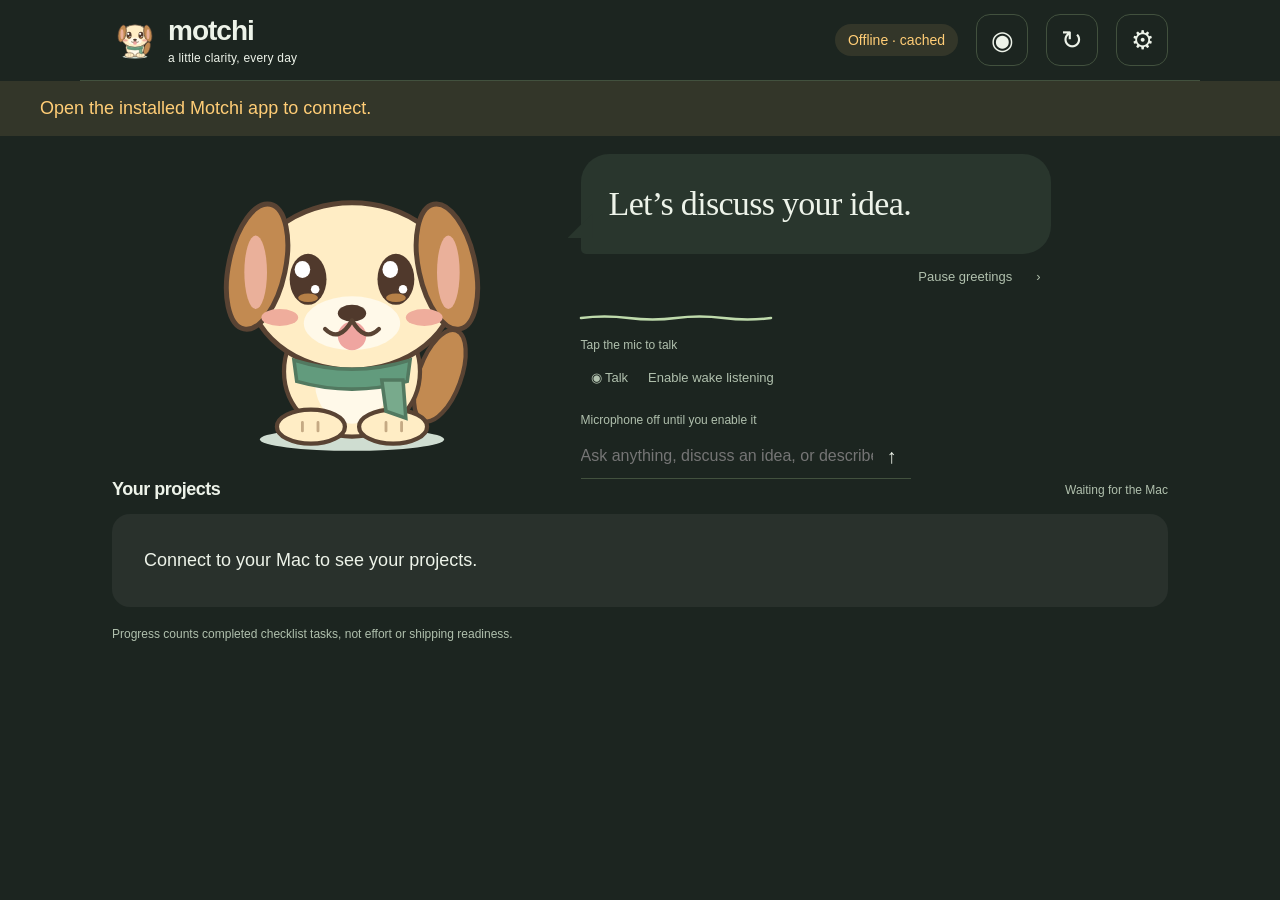
<file: plugins/progress-pet/android/app/src/main/assets/index.html>
<!doctype html>
<html lang="en"><head><meta charset="utf-8"><meta name="viewport" content="width=device-width,initial-scale=1,viewport-fit=cover"><meta http-equiv="Content-Security-Policy" content="default-src 'self'; script-src 'self'; style-src 'self'; connect-src 'none'; img-src 'self' data:; object-src 'none'; frame-src 'none'"><title>Motchi · Your project companion</title><link rel="stylesheet" href="app.css"><link rel="stylesheet" href="appearance.css"></head>
<body>
<header><button id="home" class="brand" aria-label="All projects"><img src="dog.svg" alt=""><span>motchi<span class="brand-sub">a little clarity, every day</span></span></button><div class="header-actions"><span id="connection" class="pill">Connecting…</span><button id="voice-settings" class="icon" aria-label="Live voice and microphone source">◉</button><button id="refresh" class="icon" aria-label="Refresh projects">↻</button><button id="settings" class="icon" aria-label="Settings">⚙</button></div></header>
<div id="notice" class="notice" role="status" hidden></div>
<main>
  <div class="dashboard-layout">
   <section class="companion" aria-label="Talk with Motchi">
    <button id="motchi-pet" class="companion-dog" type="button" aria-label="Talk to Motchi"><svg xmlns="http://www.w3.org/2000/svg" viewBox="0 0 240 210" role="img" aria-label="Motchi, an anime puppy with floppy brown ears and a green scarf">
<ellipse class="pet-shadow" cx="120" cy="193" rx="65" ry="8" fill="#cfddd1"/>
<g class="tail"><ellipse cx="182" cy="148" rx="15" ry="34" transform="rotate(20 182 148)" fill="#c28a51" stroke="#594333" stroke-width="3"/></g>
<ellipse cx="120" cy="145" rx="48" ry="46" fill="#ffedc5" stroke="#594333" stroke-width="3"/>
<ellipse cx="120" cy="154" rx="26" ry="28" fill="#fff9e9"/>
<ellipse cx="91" cy="184" rx="24" ry="12" fill="#ffedc5" stroke="#594333" stroke-width="3"/>
<ellipse cx="149" cy="184" rx="24" ry="12" fill="#ffedc5" stroke="#594333" stroke-width="3"/>
<g class="pet-head"><ellipse cx="120" cy="85" rx="73" ry="59" fill="#ffedc5" stroke="#594333" stroke-width="3.5"/>
<ellipse cx="53" cy="71" rx="20" ry="45" transform="rotate(12 53 71)" fill="#c28a51" stroke="#594333" stroke-width="3.5"/>
<ellipse cx="187" cy="71" rx="20" ry="45" transform="rotate(-12 187 71)" fill="#c28a51" stroke="#594333" stroke-width="3.5"/>
<ellipse cx="52" cy="75" rx="8" ry="26" fill="#eab09a"/><ellipse cx="188" cy="75" rx="8" ry="26" fill="#eab09a"/>
<ellipse cx="120" cy="111" rx="34" ry="19" fill="#fff9e9"/>
<g class="pet-eyes"><g fill="#50392c"><ellipse cx="89" cy="80" rx="13" ry="18"/><ellipse cx="151" cy="80" rx="13" ry="18"/></g>
<g fill="#fff"><ellipse cx="85" cy="73" rx="5.5" ry="6"/><ellipse cx="147" cy="73" rx="5.5" ry="6"/><circle cx="94" cy="87" r="3"/><circle cx="156" cy="87" r="3"/></g>
<g fill="#b68047"><ellipse cx="89" cy="93" rx="7" ry="3"/><ellipse cx="151" cy="93" rx="7" ry="3"/></g>
</g><g fill="#efad9c"><ellipse cx="69" cy="107" rx="13" ry="6"/><ellipse cx="171" cy="107" rx="13" ry="6"/></g>
<ellipse cx="120" cy="104" rx="10" ry="6" fill="#50392c"/>
<ellipse class="pet-mouth" cx="120" cy="120" rx="10" ry="10" fill="#efa5a0"/>
<path d="M120 109 Q111 125 101 115 M120 109 Q129 125 139 115" fill="none" stroke="#594333" stroke-width="3" stroke-linecap="round"/>
</g><path d="M79 137 Q120 150 161 137 L159 152 Q120 163 81 152Z" fill="#629b7d" stroke="#527960" stroke-width="2.5"/>
<path d="M141 151 L156 151 L158 178 L144 173Z" fill="#78aa8c" stroke="#527960" stroke-width="2.5"/>
<path d="M85 181V187 M96 181V187 M144 181V187 M155 181V187" stroke="#c5aa84" stroke-width="2" stroke-linecap="round"/>
</svg>
</button>
    <div class="companion-conversation">
     <div class="speech-bubble"><p id="discussion-scope" class="eyebrow" hidden></p><h1 id="greeting">Let’s discuss your idea.</h1><p id="reply-status" class="companion-answer" role="status" aria-live="polite" hidden></p><p id="voice-live-reply" class="companion-answer" role="status" hidden></p><p id="answer-next" class="answer-next" hidden></p><p id="answer-caveat" class="hint answer-caveat" hidden></p><details id="answer-explanation" class="answer-explanation" hidden><summary>Why this assessment</summary><p id="answer-details"></p><div id="answer-evidence"></div><p id="answer-sources" class="hint" hidden></p></details><div id="project-choices" hidden></div></div>
     <section id="work-draft" class="work-draft" aria-label="Codex work draft" hidden></section>
     <p id="voice-transcript" class="companion-transcript" aria-live="polite" hidden></p>
     <div class="greeting-controls"><button id="pause-greetings" class="quiet-button" aria-pressed="false">Pause greetings</button><button id="next-greeting" class="quiet-button" aria-label="Next greeting">›</button></div>
     <div class="voice-line"><svg class="voice-wave" viewBox="0 0 180 40" preserveAspectRatio="none" role="img" aria-label="Microphone idle"><path d="M0 20 Q22 17 45 20 T90 20 T135 20 T180 20"></path></svg><span id="voice-state">Tap the mic to talk</span></div>
     <div class="compact-voice-actions"><button id="home-mic" class="quiet-button">◉ Talk</button><button id="companion-finish" class="quiet-button" hidden>Finish question</button><button id="companion-reset" class="quiet-button" hidden>New conversation</button><button id="wake-toggle" class="quiet-button">Enable wake listening</button></div><p id="mic-privacy" class="hint">Microphone off until you enable it</p>
     <form id="home-composer" class="home-composer"><input id="home-draft" aria-label="Ask Motchi" maxlength="3000" placeholder="Ask anything, discuss an idea, or describe a change…" autocomplete="off"><button aria-label="Ask Motchi" type="submit">↑</button></form>
    </div>
   </section>
 <section id="home-screen">
   <div id="projects" class="project-sections">
    <div class="dashboard-summary"><h2>Your projects <span id="project-count"></span></h2><span id="last-sync" class="muted"></span></div>
    <div id="empty-projects" class="empty" hidden></div>
    <section id="primary-section"><div class="group-heading"><h2>Primary projects</h2><span class="muted">Your focus right now</span></div><div id="primary-projects" class="project-grid"></div></section>
    <section id="secondary-section"><div class="group-heading"><h2>Secondary projects</h2><span class="muted">Still in view</span></div><div id="secondary-projects" class="project-grid"></div></section>
   </div>
  <p class="footnote">Progress counts completed checklist tasks, not effort or shipping readiness.</p>
 </section>
 <section id="project-screen" hidden>
  <button id="back" class="text-button">← All projects</button>
  <div class="project-heading"><div><p class="eyebrow">LET’S LOOK AT</p><h1 id="project-name"></h1><p id="project-summary"></p></div><button id="project-mic" class="primary">◉ &nbsp; Talk to Motchi</button></div>
  <div class="workspace">
   <aside><section class="panel"><h2>The checklist <span id="task-count"></span></h2><p id="checklist-status" class="hint" role="status" aria-live="polite"></p><div id="checklist"></div></section><section class="panel"><h2>History &amp; evidence</h2><div id="coverage"></div><div id="changes"></div></section></aside>
   <div class="discussion-column"><section class="panel discussion"><div class="discussion-title"><img src="dog.svg" alt=""><div><h2>Project controls</h2><p class="muted">Ask, leave a note, or explicitly send work.</p></div></div><label class="chat-label" for="chat-choice">Discussing this project’s chat</label><select id="chat-choice"></select><p id="capability" class="muted"></p><details id="attention-details" class="attention-summary" hidden><summary id="attention-count"></summary><div id="attention"></div></details><details class="conversation-record"><summary>Project conversation history</summary><div id="messages" class="messages"></div></details><div class="composer"><label for="draft">Your question, comment or next task</label><textarea id="draft" rows="3" maxlength="3000" placeholder="What’s finished? What still needs my attention?"></textarea><div class="composer-actions"><button id="ask" class="primary">Ask Motchi</button><button id="comment">Save comment</button><button id="send">Send to Codex ↗</button></div><p class="hint">Questions and comments never start implementation work.</p></div></section><section class="panel"><h2>Project notebook</h2><div id="comments"></div></section><section id="operations-panel" class="panel" hidden><h2>Request receipts</h2><div id="operations"></div></section></div>
  </div>
 </section>
  </div>
</main>
<section id="voice-live" class="voice-live" aria-label="Microphone settings" hidden><div class="voice-live-heading"><img src="dog.svg" alt=""><strong id="voice-live-state">Microphone settings</strong><button id="voice-live-close" class="quiet-button" aria-label="Hide live voice panel">×</button></div><svg class="voice-wave" viewBox="0 0 180 40" preserveAspectRatio="none" aria-hidden="true"><path d="M0 20 Q22 17 45 20 T90 20 T135 20 T180 20"></path></svg><label class="voice-source-label" for="voice-source">Microphone input</label><select id="voice-source"><option value="calendar">Calendar microphone</option><option value="mac">Mac microphone</option></select><label class="voice-source-label" for="speech-provider">Speech recognition</label><select id="speech-provider"><option value="qwen">Qwen3-ASR · free local Mac</option><option value="doubao">Doubao Speech · cloud</option><option value="local">Whisper · local Mac</option></select><p id="speech-provider-status" class="hint" role="status"></p><label class="voice-source-label" for="voice-language">Speech language</label><select id="voice-language"><option value="auto">自动 · 中文 / English</option><option value="zh">中文 · Chinese</option><option value="en">English</option></select><div class="voice-meter" role="meter" aria-label="Microphone input level" aria-valuemin="0" aria-valuemax="100" aria-valuenow="0"><span id="voice-meter-fill"></span></div><p id="voice-input-help" class="hint">Waiting for your voice…</p><div><button id="voice-listen-now" class="primary">Listen now</button><button id="voice-finish">Finish question</button><button id="voice-live-pause">Pause microphone</button></div><p id="voice-privacy" class="hint">Your selected microphone · local speech recognition on your Mac. Text appears in short updates, then Motchi answers. Closing this panel keeps listening on; Pause stops it.</p></section>
<div id="modal" class="modal" hidden><div class="modal-card" role="dialog" aria-modal="true"><button id="close-modal" class="close icon" aria-label="Close">×</button><div id="modal-content"></div></div></div>
<script src="native.js"></script><script src="core.js"></script><script src="appearance.js"></script><script src="app.js"></script>
</body></html>
</file>
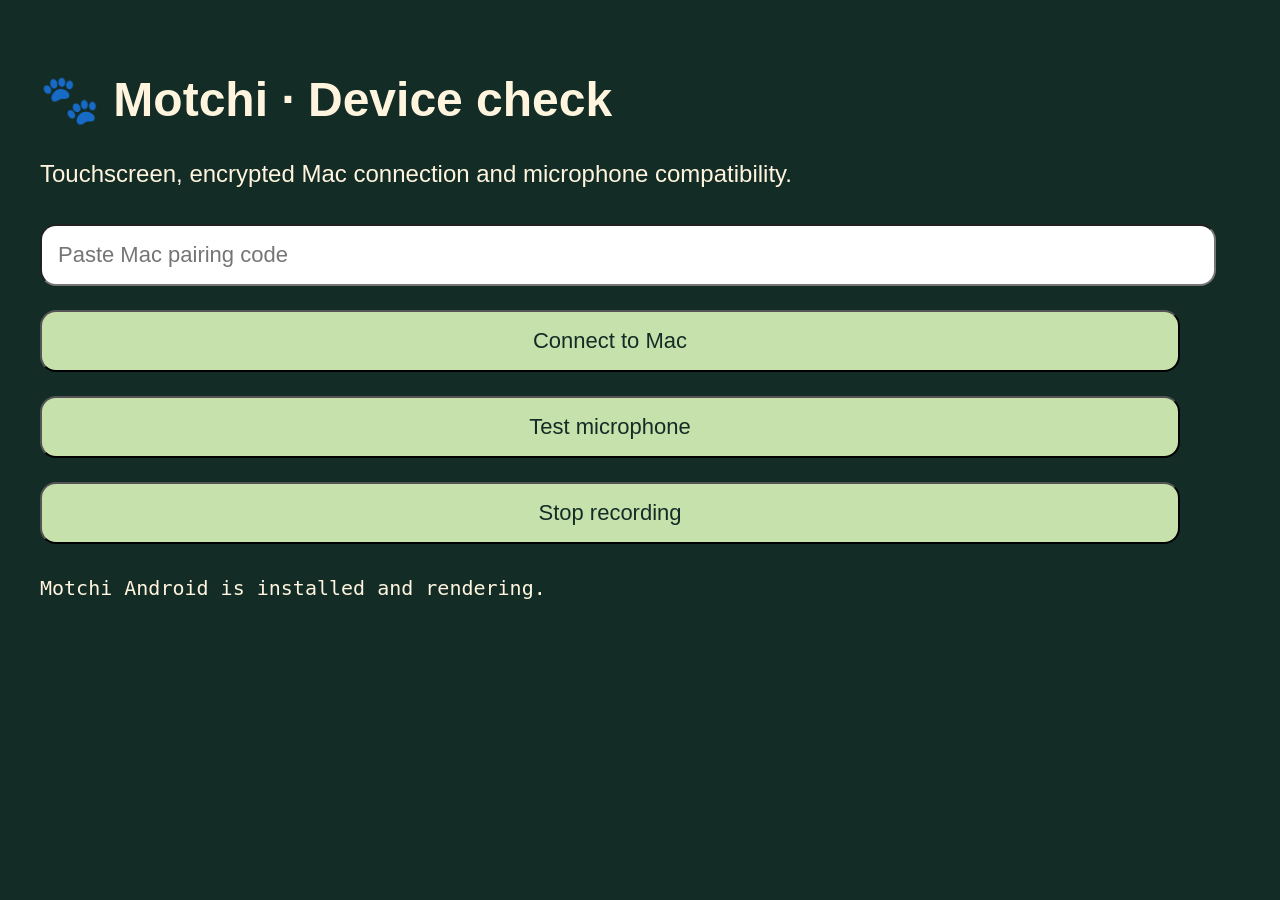
<file: plugins/progress-pet/android/app/src/main/assets/compatibility.html>
<!doctype html><html><head><meta name="viewport" content="width=device-width,initial-scale=1"><meta http-equiv="Content-Security-Policy" content="default-src 'self'; script-src 'self'; style-src 'self' 'unsafe-inline'; connect-src 'none'; img-src 'self' data:"><title>Motchi compatibility</title><style>body{background:#142c26;color:#fff5de;font:24px sans-serif;padding:32px}button,textarea,input{font:22px sans-serif;padding:16px;margin:12px 0;width:95%;border-radius:16px}button{background:#c7e1ac;color:#142c26}pre{white-space:pre-wrap;font-size:20px}</style></head><body><h1>🐾 Motchi · Device check</h1><p>Touchscreen, encrypted Mac connection and microphone compatibility.</p><input type="password" id="ticket" autocomplete="off" autocorrect="off" autocapitalize="none" spellcheck="false" placeholder="Paste Mac pairing code"><button id="pair">Connect to Mac</button><button id="mic">Test microphone</button><button id="stop">Stop recording</button><pre id="result">Motchi Android is installed and rendering.</pre><script src="native.js"></script><script src="compat.js"></script></body></html>
</file>
<file: plugins/progress-pet/android/app/src/main/assets/app.css>
:root{--ink:#193c32;--muted:#68796e;--paper:#f5f4eb;--green:#dce9c5;--line:#dce0d2;--accent:#315e49;--white:#fffef9;--orange:#b46b38;font-family:Arial,sans-serif;color:var(--ink);background:var(--paper);font-size:18px}*{box-sizing:border-box}body{margin:0}button,textarea,input,select{font:inherit;color:inherit}button{min-height:52px;padding:12px 20px;border:1px solid var(--line);border-radius:14px;background:var(--white);cursor:pointer}button:active{transform:scale(.98)}button:focus-visible,select:focus-visible,textarea:focus-visible,input:focus-visible{outline:3px solid #b68f50;outline-offset:3px}button:disabled{opacity:.5;cursor:default}button.primary{background:var(--ink);border-color:var(--ink);color:#fffdf3}button.icon{width:52px;padding:8px;font-size:26px;background:transparent}button.text-button{border:0;background:transparent;padding-left:0;text-align:left}h1,h2,h3,p{margin-top:0}h1{font-family:Georgia,serif;font-weight:400;font-size:48px;line-height:1.12;margin-bottom:18px;letter-spacing:-1.2px}h2{font-size:22px;font-weight:600;margin-bottom:18px;letter-spacing:-.5px}h3{font-size:23px;margin-bottom:12px}p{line-height:1.5}header{max-width:1440px;margin:auto;display:flex;align-items:center;justify-content:space-between;padding:22px 40px;border-bottom:1px solid var(--line)}.brand{display:flex;align-items:center;gap:10px;border:0;background:transparent;padding:0;font-size:28px;font-weight:700;text-align:left;letter-spacing:-1px}.brand img{width:58px;height:58px}.brand-sub{display:block;font-size:12px;font-weight:400;letter-spacing:.2px;margin-top:4px}.header-actions{display:flex;align-items:center;gap:10px}.pill{display:inline-block;font-size:14px;border-radius:20px;padding:8px 13px;background:var(--green)}.pill.offline{background:#f1e0c8;color:#805527}.notice{padding:14px 40px;background:#f0dfc6;color:#654629;line-height:1.5}main{max-width:1440px;margin:auto;padding:32px 40px 48px}.hero{display:flex;justify-content:space-between;align-items:center;border-radius:28px;background:#e8ecda;padding:36px 38px;margin-bottom:36px;overflow:hidden;min-height:310px}.hero>div:first-child{max-width:65%}.hero h1{font-size:48px}.hero p:not(.eyebrow){max-width:500px;color:#53685b;margin-bottom:20px}.eyebrow{font-size:12px;font-weight:700;letter-spacing:2px;margin-bottom:16px}.hero-actions{display:flex;flex-wrap:wrap;gap:8px;align-items:center}.hero-actions button{font-size:16px}.pet-scene{width:220px;max-width:30%;align-self:flex-end;text-align:center}.pet-scene img{width:100%;animation:arrive .6s ease-out both}.pet-note{font-family:Georgia,serif;font-style:italic;font-size:17px}.ground{height:2px;background:#a8b69a;border-radius:50%;margin:-10px 0 12px}.section-heading{display:flex;align-items:flex-end;justify-content:space-between;gap:16px;margin-bottom:22px}.section-heading h2{font-family:Georgia,serif;font-size:32px;margin:0}.section-heading .eyebrow{margin-bottom:8px}.muted,.hint,.footnote{color:var(--muted);font-size:15px;line-height:1.5}.footnote{margin:26px 0}.project-grid{display:grid;grid-template-columns:repeat(auto-fit,minmax(290px,1fr));gap:18px}.project-card{padding:24px;text-align:left;position:relative;min-height:220px;border-radius:22px}.project-card .card-top{display:flex;justify-content:space-between;gap:10px;align-items:center;margin-bottom:18px}.project-card .folder{font-size:24px}.status{font-size:13px;font-weight:600;color:var(--accent)}.status.attention{color:var(--orange)}.card-title{font-size:23px;font-weight:600;margin-bottom:16px;overflow-wrap:anywhere}.progress-track{height:9px;border-radius:8px;background:#e7eadd;overflow:hidden;margin:10px 0}.progress-fill{height:100%;background:#608567;border-radius:8px}.progress-track.unknown{background:repeating-linear-gradient(110deg,#e7eadd,#e7eadd 12px,#f1f1e8 12px,#f1f1e8 24px)}.card-meta{display:flex;justify-content:space-between;gap:8px;font-size:14px;color:var(--muted);margin-top:14px}.project-heading{display:flex;align-items:center;justify-content:space-between;gap:20px;margin:16px 0 24px}.project-heading h1{font-size:42px;overflow-wrap:anywhere}.project-heading p{margin-bottom:10px}.workspace{display:grid;grid-template-columns:minmax(290px,.8fr) minmax(420px,1.2fr);gap:22px;align-items:start}.panel{border:1px solid var(--line);background:var(--white);border-radius:22px;padding:24px;margin-bottom:20px}.task{padding:14px 0;border-bottom:1px solid #e9eadf}.task:last-child{border-bottom:0}.task-row{display:flex;gap:12px;align-items:flex-start}.check{min-width:32px;min-height:44px;border-radius:9px;padding:0;font-size:20px;border-color:#adbd9d;margin:0}.check.done{background:var(--accent);color:white}.task-title{font-size:17px;line-height:1.5;overflow-wrap:anywhere}.task-title.done{color:var(--muted)}details{font-size:14px;margin:10px 0 0 44px;color:var(--muted);line-height:1.5}summary{cursor:pointer;padding:6px 0}blockquote{border-left:2px solid #c3d3b6;margin:10px 0;padding-left:12px;white-space:pre-wrap;overflow-wrap:anywhere}.discussion-title{display:flex;gap:14px;align-items:center;margin-bottom:20px}.discussion-title img{width:70px}.discussion-title h2{margin-bottom:5px}.discussion-title p{margin:0}.chat-label{font-size:13px;color:var(--muted)}select,input,textarea{background:#f8f8f0;border:1px solid #d4dccb;border-radius:12px;padding:14px;width:100%;margin:8px 0;min-height:52px}select{font-size:16px}.messages{min-height:140px;max-height:420px;overflow-y:auto;padding:12px 0}.message{white-space:pre-wrap;overflow-wrap:anywhere;font-size:17px;line-height:1.6;padding:16px 18px;margin-bottom:14px;border-radius:16px;background:#eff2e7}.message.user{background:#e3eccc;margin-left:28px}.message .meta{display:block;color:var(--muted);font-size:12px;margin-bottom:6px}.composer{padding-top:16px;border-top:1px solid var(--line)}.composer label{font-size:14px}.composer textarea{line-height:1.5;resize:vertical}.composer-actions{display:flex;flex-wrap:wrap;gap:8px}.composer-actions button{font-size:15px;padding:12px 16px}.hint{font-size:12px;margin:12px 0 0}.attention-box{border:1px solid #d8ba87;background:#fff6e5;border-radius:14px;padding:16px;margin:12px 0;font-size:16px;line-height:1.5}.attention-box button{margin:8px 6px 0 0;font-size:14px}.comment{white-space:pre-wrap;border-bottom:1px solid var(--line);padding:14px 0;font-size:16px;line-height:1.5;overflow-wrap:anywhere}.comment time{display:block;color:var(--muted);font-size:12px;margin-bottom:6px}.operation{border-bottom:1px solid var(--line);padding:12px 0;font-size:14px;line-height:1.6;overflow-wrap:anywhere}.operation button{font-size:14px;margin:8px 4px 0 0}.change{font-size:14px;line-height:1.5;padding:14px 0;border-bottom:1px solid var(--line)}.change button{min-height:44px;font-size:14px;padding:8px 14px}.modal{position:fixed;inset:0;background:#193c3280;z-index:10;display:flex;align-items:center;justify-content:center;padding:24px}.modal-card{width:620px;max-width:100%;max-height:90vh;overflow:auto;position:relative;background:var(--white);border-radius:26px;padding:32px}.modal-card h2{font-family:Georgia,serif;font-size:30px;padding-right:30px}.modal .close{position:absolute;right:14px;top:12px;border:0}.modal button{margin:6px 6px 6px 0}.modal .choice{width:100%;text-align:left}.recording{display:flex;gap:20px;align-items:center;margin:24px 0}.recording img{width:110px}.record-dot{display:inline-block;width:12px;height:12px;border-radius:50%;background:#c96649;margin-right:8px;animation:pulse 1s ease-in-out infinite}.record-time{font-size:32px;font-variant-numeric:tabular-nums}.empty{padding:32px;background:#ecefdf;border-radius:18px;line-height:1.6}.home-question{margin:16px 0}.danger{color:#a24b32}code{font-size:12px}#project-count,#task-count{font-size:14px;color:var(--muted);font-family:Arial,sans-serif;margin-left:8px}[hidden]{display:none!important}@keyframes arrive{from{opacity:0;transform:translateY(25px) scale(.85)}to{opacity:1;transform:none}}@keyframes pulse{50%{opacity:.3}}@media(max-width:900px){header{padding:18px 24px}main{padding:26px 24px}.workspace{grid-template-columns:1fr}.workspace aside{order:2}.hero{padding:30px}.hero h1{font-size:43px}.pet-scene{max-width:29%}.brand-sub{display:none}.project-heading h1{font-size:36px}.notice{padding:14px 24px}.discussion-column{min-width:0}}@media(max-width:600px){:root{font-size:16px}header{padding:14px 18px}.header-actions{gap:3px}.brand{font-size:24px}.brand img{width:42px;height:42px}.header-actions .pill{font-size:11px;padding:6px 8px}.header-actions button{width:44px;min-height:44px}main{padding:22px 18px}.hero{padding:24px;position:relative}.hero>div:first-child{max-width:100%;z-index:1}.hero h1{font-size:37px}.hero p:not(.eyebrow){max-width:85%}.pet-scene{display:none}.project-heading{display:block}.project-heading button{width:100%}.section-heading{display:block}.section-heading .muted{display:block;margin-top:10px}.panel{padding:20px}.modal{padding:14px}.modal-card{padding:26px}.composer-actions button{flex:1}.notice{padding:12px 18px}}@media(prefers-reduced-motion:reduce){*,*:before,*:after{animation:none!important;transition:none!important}}

.attention-summary{margin:0 0 14px;border:1px solid #d8ba87;border-radius:14px;background:#fff6e5;padding:0 14px}.attention-summary>summary{min-height:52px;padding:16px 0;font-size:15px;color:#805527}.attention-summary #attention{max-height:300px;overflow-y:auto}.attention-summary .attention-box{background:transparent;margin:0 0 12px}#checklist{max-height:640px;overflow-y:auto}#changes{max-height:340px;overflow-y:auto}#comments{max-height:400px;overflow-y:auto}
/* Chrome 83 does not support inset or gaps between flex children. */
.modal{top:0;right:0;bottom:0;left:0}.hero-actions>button{margin-right:8px}.composer-actions>button{margin:0 8px 8px 0}.header-actions>*+*{margin-left:8px}
</file>
<file: plugins/progress-pet/android/app/src/main/assets/appearance.css>
/* The three approved home layouts share one live project/discussion controller.
   Keep this stylesheet compatible with the calendar's Chrome 83 WebView. */
body{background:var(--paper);color:var(--ink)}button.primary{background:var(--accent);border-color:var(--accent);color:var(--on-accent)}button:focus,input:focus,select:focus,textarea:focus{outline:2px solid var(--accent);outline-offset:2px}button:focus:not(:focus-visible){outline:none}input,select,textarea{background:var(--soft);border-color:var(--line)}.pill{background:var(--green)}.pill.offline,.notice{background:var(--tint-input);color:var(--status-input)}.message{background:var(--soft)}.message.user{background:var(--green)}.empty{background:var(--soft)}.danger{color:var(--status-error)}.attention-summary,.attention-box{background:var(--tint-input);border-color:var(--status-input);color:var(--ink)}.attention-summary>summary{color:var(--status-input)}.check.done{background:var(--accent);color:var(--on-accent)}.task,.comment,.change,.operation{border-color:var(--line)}blockquote{border-color:var(--line)}
header{padding:14px 32px}.brand img{width:46px;height:46px}main{padding:18px 32px 32px}.dashboard-layout{display:grid;grid-template-columns:minmax(0,1fr);grid-gap:20px}.companion{display:grid;grid-template-columns:42% minmax(0,1fr);align-items:center;grid-gap:20px;padding:0 5%;min-height:260px}.companion-dog{display:block;width:320px;max-width:100%;margin:auto}.companion-conversation{min-width:0;max-width:470px}.speech-bubble{position:relative;background:var(--white);border-radius:28px 28px 28px 5px;padding:24px 28px;min-height:100px;display:flex;align-items:center}.speech-bubble:before{content:'';position:absolute;left:-13px;bottom:16px;width:25px;height:25px;background:var(--white);clip-path:polygon(0 100%,100% 0,100% 100%)}#greeting{font-size:30px;font-weight:400;line-height:1.22;letter-spacing:-.7px;margin:0}.greeting-controls{display:flex;justify-content:flex-end;align-items:center}.quiet-button{background:transparent;border:0;font-size:13px;min-height:44px;padding:8px 10px;border-radius:10px;color:var(--muted)}.greeting-controls>button+button{margin-left:4px}.voice-line{display:flex;align-items:center;color:var(--accent)}.voice-wave{width:155px;max-width:100%;height:40px;flex-shrink:1;overflow:visible;color:var(--accent)}.voice-wave path{fill:none;stroke:currentColor;stroke-width:2.4;stroke-linecap:round}#voice-state{font-size:12px;color:var(--muted);margin-left:10px}.compact-voice-actions{display:flex;align-items:center;flex-wrap:wrap}.compact-voice-actions .hint{margin:0 0 0 7px}.home-composer{display:flex;align-items:center;border-bottom:1px solid var(--line);max-width:330px;margin-top:5px}.home-composer input{min-height:44px;font-size:16px;padding:8px 0;background:transparent;border:0;margin:0;border-radius:0}.home-composer button{min-height:44px;padding:6px 14px;border:0;background:transparent;font-size:20px}.dashboard-summary{display:flex;justify-content:space-between;align-items:center;margin-bottom:14px}.dashboard-summary h2{font-size:18px;margin:0}.dashboard-summary .muted{font-size:12px}.project-sections{min-width:0}.project-sections>section+section{margin-top:18px}.group-heading{display:flex;justify-content:space-between;align-items:baseline;margin-bottom:10px}.group-heading h2{font-size:17px;margin:0}.group-heading .muted{font-size:12px;margin-left:12px}.project-grid{grid-template-columns:repeat(auto-fit,minmax(215px,1fr));grid-gap:12px}.project-card{--status-colour:var(--status-recent);--status-tint:var(--soft);padding:16px;border:1px solid var(--line);background:var(--white);border-radius:18px;min-height:132px;display:grid;grid-template-columns:minmax(0,1fr) 64px;grid-template-rows:auto 36px;grid-column-gap:10px;grid-row-gap:3px}.project-card[data-status="input"]{--status-colour:var(--status-input);--status-tint:var(--tint-input);border:2px solid var(--status-input)}.project-card[data-status="active"]{--status-colour:var(--status-active);--status-tint:var(--tint-active)}.project-card[data-status="error"]{--status-colour:var(--status-error);--status-tint:var(--tint-error)}.project-card[data-status="done"]{--status-colour:var(--status-done);--status-tint:var(--tint-done)}.project-open{grid-column:1;grid-row:1/3;display:flex;flex-direction:column;align-items:flex-start;justify-content:center;text-align:left;min-width:0;min-height:70px;border:0;border-radius:6px;background:transparent;padding:0}.project-card .status{display:inline-block;color:var(--status-colour);background:var(--status-tint);border-radius:6px;padding:3px 6px;font-size:11px;line-height:1.35}.project-card .card-title{font-size:17px;line-height:1.25;margin:7px 0 5px;word-break:break-word}.card-count,.card-age{font-size:12px;color:var(--muted);line-height:1.4}.card-age{font-size:11px;margin-top:3px}.progress-ring{grid-column:2;grid-row:1;align-self:center;justify-self:end;display:flex;align-items:center;justify-content:center;background:var(--track);width:62px;height:62px;border-radius:50%}.progress-ring span{background:var(--white);color:var(--ink);border-radius:50%;width:50px;height:50px;display:flex;align-items:center;justify-content:center;font-size:14px;font-weight:600;font-variant-numeric:tabular-nums}.progress-ring.unknown{background:var(--track)}.pin-project{grid-column:2;grid-row:2;padding:4px 0;border:0;background:transparent;font-size:11px;min-height:36px;text-align:right;color:var(--muted)}.pin-project[aria-pressed="true"]{color:var(--accent)}.group-empty{font-size:14px;color:var(--muted);grid-column:1/-1;margin:10px 0}.footnote{font-size:12px;margin:18px 0 0}
/* Reference canvas keeps the two groups stacked at every tablet width. */
body[data-layout="canvas"] main,body[data-layout="canvas"] header{max-width:1120px}body[data-layout="canvas"] .companion{min-height:300px;padding:0 3%}body[data-layout="canvas"] .companion-dog{width:340px}body[data-layout="canvas"] #greeting{font-family:Georgia,"Times New Roman",serif;font-size:34px}body[data-layout="canvas"] .project-grid{grid-template-columns:repeat(2,minmax(0,1fr))}body[data-layout="canvas"] .project-card{min-height:156px;padding:20px;grid-template-columns:minmax(0,1fr) 74px}body[data-layout="canvas"] .card-title{font-size:20px}body[data-layout="canvas"] .progress-ring{width:72px;height:72px}body[data-layout="canvas"] .progress-ring span{width:58px;height:58px;font-size:16px}body[data-layout="canvas"] .voice-line{flex-direction:column;align-items:flex-start}body[data-layout="canvas"] .voice-wave{width:190px}body[data-layout="canvas"] #voice-state{margin:0 0 3px}.reference-actions{display:flex;flex-wrap:wrap}.reference-actions button{font-size:14px;min-height:44px}
body[data-layout="studio"] .dashboard-layout{grid-template-columns:35% minmax(0,1fr);grid-gap:30px}body[data-layout="studio"] .companion{display:flex;flex-direction:column;justify-content:flex-start;padding:12px 0;min-height:0;align-items:center}body[data-layout="studio"] .companion-conversation{display:contents}body[data-layout="studio"] .speech-bubble{order:0;width:100%;min-height:100px}body[data-layout="studio"] .speech-bubble:before{left:45px;bottom:-14px;clip-path:polygon(0 0,100% 0,0 100%)}body[data-layout="studio"] .companion-dog{order:1;margin:20px auto 0;width:320px}body[data-layout="studio"] .greeting-controls{order:2;justify-content:center}body[data-layout="studio"] .voice-line{order:3}body[data-layout="studio"] .compact-voice-actions{order:4;justify-content:center}body[data-layout="studio"] .home-composer{order:5;width:100%}body[data-layout="studio"] #greeting{font-family:Arial,sans-serif;font-size:28px}body[data-layout="studio"] .project-card{border-radius:12px}
body[data-layout="lounge"] .companion{background:var(--white);border-radius:26px;padding:14px 5%;grid-template-columns:46% minmax(0,1fr)}body[data-layout="lounge"] .speech-bubble,body[data-layout="lounge"] .speech-bubble:before{background:var(--paper)}body[data-layout="lounge"] #greeting{font-family:Arial,sans-serif;font-size:28px}body[data-layout="lounge"] .project-sections{display:grid;grid-template-columns:repeat(2,minmax(0,1fr));grid-gap:16px}body[data-layout="lounge"] .dashboard-summary,body[data-layout="lounge"] #empty-projects{grid-column:1/-1;margin:0}body[data-layout="lounge"] .project-sections>section+section{margin-top:0}
.settings-card{width:840px}.settings-tabs{display:flex;flex-wrap:wrap;margin-bottom:18px;border-bottom:1px solid var(--line)}.settings-tabs button{background:transparent;border:0;border-radius:8px 8px 0 0;font-size:16px}.settings-tabs button[aria-selected="true"]{background:var(--accent);color:var(--on-accent)}.layout-options{display:grid;grid-template-columns:repeat(3,minmax(0,1fr));grid-gap:10px}.layout-option{padding:12px;text-align:left;border-radius:14px;min-width:0;background:var(--paper)}.layout-option[aria-pressed="true"]{border:2px solid var(--accent);box-shadow:0 0 0 1px var(--accent)}.layout-option strong{display:block;font-size:15px;line-height:1.3;margin:10px 0 6px}.layout-option small{display:block;font-size:12px;color:var(--muted);line-height:1.4}.layout-thumbnail{display:grid;grid-template-columns:1fr 1fr;grid-gap:5px;background:var(--soft);padding:9px;border-radius:8px;min-height:100px;align-items:center}.layout-thumbnail .mini-pet{width:48px;max-width:100%;margin:auto;grid-column:1}.mini-bubble{height:25px;background:var(--white);border-radius:10px 10px 10px 2px}.mini-project{height:16px;background:var(--track);border-radius:4px}.mini-project:after{content:'';display:block;height:10px;width:10px;border-radius:50%;background:var(--status-active);margin:3px 5px 3px auto}.layout-thumbnail[data-design="studio"]{grid-template-columns:45% 1fr}.layout-thumbnail[data-design="studio"] .mini-pet{grid-row:1/4;width:64px}.layout-thumbnail[data-design="studio"] .mini-project{grid-column:2}.layout-thumbnail[data-design="lounge"]{background:var(--white)}.layout-thumbnail[data-design="lounge"] .mini-bubble{background:var(--paper)}.design-cycle{display:flex;align-items:center;justify-content:space-between;margin:12px 0}.design-cycle button{font-size:14px;min-height:44px;padding:8px 12px}.design-cycle span{font-size:13px;color:var(--muted)}.colour-settings{display:grid;grid-template-columns:repeat(2,minmax(0,1fr));grid-gap:12px;margin:20px 0}.colour-settings label{font-size:14px}.colour-settings input[type="color"]{width:100%;height:46px;min-height:46px;padding:4px}.settings-section-title{font-size:18px;margin:22px 0 10px}.greeting-setting{display:flex;align-items:center;font-size:15px}.greeting-setting input{width:24px;min-height:24px;height:24px;margin-right:10px}.recording .voice-wave{width:230px;max-width:100%;height:70px;display:block}.modal-card{background:var(--white)}.modal .choice{overflow-wrap:anywhere}.modal-content-settings{min-width:0}
@media(max-width:1000px){.companion{padding:0;grid-template-columns:42% minmax(0,1fr)}.companion-dog{width:290px}#greeting{font-size:27px}.project-grid{grid-template-columns:repeat(auto-fit,minmax(230px,1fr))}body[data-layout="studio"] .dashboard-layout{grid-template-columns:36% minmax(0,1fr);grid-gap:20px}body[data-layout="studio"] .project-grid{grid-template-columns:1fr}.group-heading{flex-wrap:wrap}.group-heading .muted{margin-left:0}.voice-line{flex-wrap:wrap}.compact-voice-actions .hint{font-size:11px}}
@media(max-width:700px){header{padding:12px 16px}main{padding:18px 16px}.companion{grid-gap:12px;min-height:280px}.speech-bubble{padding:20px}#greeting,body[data-layout="studio"] #greeting,body[data-layout="lounge"] #greeting{font-size:25px}.dashboard-summary{flex-wrap:wrap}.dashboard-summary .muted{margin-top:5px}.project-grid{grid-template-columns:repeat(auto-fit,minmax(215px,1fr))}body[data-layout="studio"] .dashboard-layout{grid-template-columns:1fr}body[data-layout="studio"] .companion{display:grid;grid-template-columns:42% minmax(0,1fr);grid-gap:0 12px}body[data-layout="studio"] .companion-dog{grid-column:1;grid-row:1/6;order:0;margin:auto}body[data-layout="studio"] .speech-bubble{grid-column:2;grid-row:1}body[data-layout="studio"] .speech-bubble:before{left:-13px;bottom:16px;clip-path:polygon(0 100%,100% 0,100% 100%)}body[data-layout="studio"] .greeting-controls{grid-column:2;grid-row:2}body[data-layout="studio"] .voice-line{grid-column:2;grid-row:3}body[data-layout="studio"] .compact-voice-actions{grid-column:2;grid-row:4;justify-content:flex-start}body[data-layout="studio"] .home-composer{grid-column:2;grid-row:5}body[data-layout="studio"] .project-grid{grid-template-columns:repeat(auto-fit,minmax(215px,1fr))}body[data-layout="lounge"] .companion{padding:12px;grid-template-columns:40% minmax(0,1fr)}body[data-layout="lounge"] .project-sections{grid-template-columns:1fr}.layout-options{grid-template-columns:1fr}.layout-option{display:grid;grid-template-columns:110px minmax(0,1fr);grid-column-gap:14px}.layout-option strong,.layout-option small{grid-column:2}.layout-thumbnail{grid-row:1/3;grid-column:1}.layout-option small{align-self:start}.colour-settings{grid-template-columns:1fr}.modal-card{padding:24px}.modal-card h2{font-size:26px}.settings-tabs button{padding:8px 12px}.design-cycle{flex-wrap:wrap}.design-cycle span{order:3;width:100%;text-align:center}.pin-project{min-height:44px}.project-card{grid-template-rows:auto 44px}.project-open{min-height:88px}}
@media(max-width:400px){.companion{grid-template-columns:37% minmax(0,1fr)}.speech-bubble{padding:16px}#greeting,body[data-layout="studio"] #greeting,body[data-layout="lounge"] #greeting{font-size:23px}.quiet-button{padding:7px 4px;font-size:12px}.greeting-controls{flex-wrap:wrap}.header-actions .pill{max-width:80px}.header-actions>*+*{margin-left:2px}.brand{font-size:20px}.brand img{width:34px;height:34px}.project-grid{grid-template-columns:1fr}body[data-layout="lounge"] .group-heading{display:block}.group-heading .muted{font-size:11px}.voice-line{display:block}#voice-state{margin-left:0;font-size:11px}.compact-voice-actions .hint{margin:0}.home-composer input{font-size:16px}.home-composer button{padding:6px 8px}}
@media(max-width:520px){body[data-layout="canvas"] .companion{padding:0;min-height:260px}body[data-layout="canvas"] #greeting{font-size:25px}body[data-layout="canvas"] .project-grid{grid-template-columns:1fr}body[data-layout="canvas"] .project-card{min-height:144px;padding:16px}}
@media(max-width:400px){.header-actions .pill{max-width:66px;font-size:10px;padding:6px}.header-actions button.icon{width:36px;padding:4px;font-size:22px}.header-actions>*+*{margin-left:2px}.brand{font-size:18px}.brand img{width:30px;height:30px}}
.voice-live{position:fixed;right:24px;bottom:24px;width:450px;max-width:calc(100% - 32px);max-height:75vh;overflow:auto;z-index:9;background:var(--white);border:2px solid var(--accent);border-radius:24px;padding:20px;box-shadow:0 12px 60px #0005}.voice-live-heading{display:flex;align-items:center}.voice-live-heading img{width:62px;height:62px;margin-right:12px}.voice-live-heading strong{flex:1;line-height:1.35}.voice-live-heading button{font-size:26px}.voice-meter{height:8px;border-radius:8px;background:var(--track);overflow:hidden;margin:12px 0 4px}.voice-meter span{display:block;width:0;height:100%;background:var(--status-done);transition:width .15s}.live-transcript{background:var(--soft);border-radius:14px;padding:14px;margin:14px 0}.live-transcript .meta{font-size:11px;color:var(--muted);letter-spacing:.7px}.live-transcript p{margin:8px 0 0;font-size:20px;line-height:1.4;white-space:pre-wrap;overflow-wrap:anywhere}.voice-live-reply{max-height:180px;overflow:auto;font-size:16px;white-space:pre-wrap;overflow-wrap:anywhere}.voice-live>div>button{font-size:14px;min-height:44px;padding:10px 14px;margin-right:6px}.voice-live .hint{font-size:12px}@media(max-width:520px){.voice-live{right:16px;bottom:16px;padding:16px;width:calc(100% - 32px)}}

.voice-source-label{display:block;font-size:12px;color:var(--muted);margin:10px 0 6px}.voice-live select{font-size:16px;min-height:44px}.voice-live>.voice-wave{display:block;width:100%}
/* Answers belong to the character's main stage in every approved layout. */
.speech-bubble{flex-direction:column;align-items:stretch;justify-content:center}
body[data-layout="studio"] .companion.answering .companion-dog{order:-1;width:180px;margin:0 auto 16px}body[data-layout="studio"] .companion-transcript{order:2}body[data-layout="studio"] #mic-privacy{order:4}body[data-layout="studio"] .companion-answer{max-height:220px}
.dashboard-layout>#project-screen,.dashboard-layout>#home-screen{min-width:0}.companion-answer{font-size:19px;line-height:1.55;white-space:pre-wrap;overflow-wrap:anywhere;max-height:300px;overflow:auto;margin:14px 0 0}.companion.answering .speech-bubble h1{font-size:28px!important}.companion-transcript{font-size:14px;line-height:1.45;color:var(--muted);white-space:pre-wrap;max-height:90px;overflow:auto;margin:12px 0}.companion-conversation .eyebrow{font-size:11px}.companion-conversation #project-choices button{display:block;width:100%;margin-top:8px}.conversation-record summary{cursor:pointer;padding:12px 0;color:var(--muted)}#answer-sources{font-size:11px;line-height:1.5}body[data-layout="canvas"] .dashboard-layout{display:block}.companion-conversation .speech-bubble h1{overflow-wrap:anywhere}body[data-layout="studio"] #project-screen{grid-column:2}.companion.answering{align-items:start}@media(max-width:850px){body[data-layout="studio"] #project-screen{grid-column:auto}.companion-answer{font-size:17px;max-height:260px}}
.answer-next{font-size:15px;line-height:1.5;margin:14px 0 0}.answer-caveat{border-left:3px solid var(--accent);padding-left:10px}.answer-explanation{margin-top:14px;border-top:1px solid var(--track);font-size:14px;line-height:1.5;max-height:260px;overflow:auto;overflow-wrap:anywhere}.answer-explanation summary{cursor:pointer;padding:12px 0;min-height:44px;color:var(--muted)}.answer-explanation p{white-space:pre-wrap}.answer-reference{margin:12px 0;padding:2px 0 2px 12px;border-left:2px solid var(--track)}.answer-reference p{margin:4px 0}.answer-reference small{display:block;font-size:11px;color:var(--muted)}

/* Work stays in the main character conversation across all three designs. */
.companion-dog,.companion.answering .companion-dog{align-self:start;margin:12px auto 0}
.work-draft{border:1px solid var(--line);border-radius:18px;padding:18px;margin:14px 0;background:var(--white);color:var(--ink);max-width:100%}
.work-draft h2{font:600 17px Arial,sans-serif;margin-bottom:8px}.work-draft label{font:13px Arial,sans-serif;display:block;margin-top:12px}
.work-draft textarea,.work-draft select{font:15px/1.5 Arial,sans-serif;background:var(--paper);color:var(--ink);border-color:var(--line)}
.work-draft button{font-size:14px;min-height:44px}.work-draft .work-instruction{white-space:pre-wrap;overflow-wrap:anywhere;font-size:15px}
.work-draft .work-receipt{font-weight:600;font-size:15px;margin:12px 0 4px}.work-draft .hint{font-size:12px;line-height:1.5}

/* Subtle state motion keeps the existing artwork and respects Reduce Motion. */
.companion-dog{padding:0;border:0;background:transparent;cursor:pointer;line-height:0;transform-origin:50% 92%;transition:filter .2s}
.companion-dog:hover{filter:drop-shadow(0 5px 12px #a7cda333)}
.companion-dog svg{display:block;width:100%;height:auto;overflow:visible}
.pet-head{transform-origin:120px 138px;animation:pet-breathe 4.8s ease-in-out infinite}
.pet-eyes{transform-origin:120px 80px;animation:pet-blink 6.2s linear infinite}
.tail{transform-origin:177px 171px;animation:pet-tail 3s ease-in-out infinite}
[data-pet-state="listening"] .pet-head{animation:pet-listen 2.4s ease-in-out infinite}
[data-pet-state="listening"] .tail{animation:pet-tail .9s ease-in-out infinite}
[data-pet-state="thinking"] .pet-head{animation:pet-think 3s ease-in-out infinite}
[data-pet-state="thinking"] .tail{animation:pet-tail 4s ease-in-out infinite}
[data-pet-state="speaking"] .pet-head{animation:pet-talk .65s ease-in-out infinite}
[data-pet-state="speaking"] .pet-mouth{transform-origin:120px 116px;animation:pet-mouth .3s ease-in-out infinite}
[data-pet-state="speaking"] .tail{animation:pet-tail .6s ease-in-out infinite}
.companion-dog[data-react="hello"]{animation:pet-hello .75s cubic-bezier(.2,.7,.3,1) both}
@keyframes pet-breathe{0%,100%{transform:translateY(0)}50%{transform:translateY(-1.6px)}}
@keyframes pet-blink{0%,43%,47%,100%{transform:scaleY(1)}45%{transform:scaleY(.08)}}
@keyframes pet-tail{0%,100%{transform:rotate(-5deg)}50%{transform:rotate(9deg)}}
@keyframes pet-listen{0%,100%{transform:rotate(-5deg) translateY(-2px)}50%{transform:rotate(-2deg) translateY(-3px)}}
@keyframes pet-think{0%,100%{transform:rotate(5deg)}50%{transform:rotate(2deg) translateY(-2px)}}
@keyframes pet-talk{0%,100%{transform:translateY(0) rotate(-1deg)}50%{transform:translateY(-2px) rotate(1deg)}}
@keyframes pet-mouth{0%,100%{transform:scaleY(.5)}50%{transform:scaleY(1)}}
@keyframes pet-hello{0%{transform:scale(1)}18%{transform:scale(1.04,.94)}48%{transform:translateY(-12px) scale(.98,1.03)}75%{transform:scale(1.03,.97)}100%{transform:none}}
@media(prefers-reduced-motion:reduce){.pet-head,.pet-eyes,.tail,.pet-mouth,.companion-dog[data-react]{animation:none!important;transition:none!important}}
</file>
